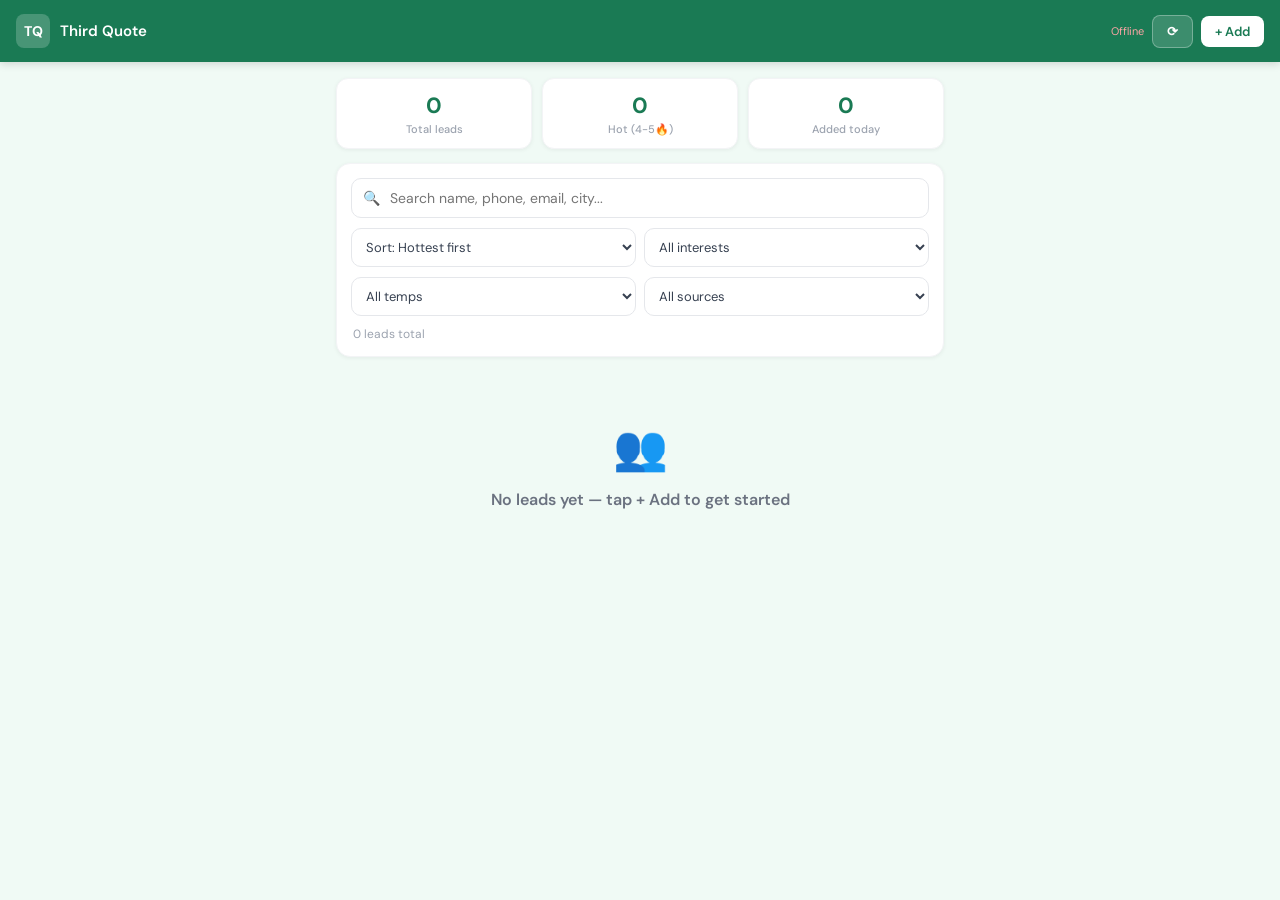
<file: index.html>
<!DOCTYPE html>
<html lang="en">
<head>
<meta charset="UTF-8">
<meta name="viewport" content="width=device-width, initial-scale=1.0, maximum-scale=1.0">
<title>Third Quote Exteriors — CRM</title>
<link href="https://fonts.googleapis.com/css2?family=DM+Sans:wght@400;500;600&display=swap" rel="stylesheet">
<style>
  * { box-sizing: border-box; margin: 0; padding: 0; }
  html, body { min-height: 100%; font-family: 'DM Sans', sans-serif; background: #f0faf5; color: #1f2937; }

  .topbar { background: #1a7a54; padding: 14px 16px; display: flex; align-items: center; justify-content: space-between; position: sticky; top: 0; z-index: 100; box-shadow: 0 2px 8px rgba(0,0,0,0.15); }
  .topbar-brand { display: flex; align-items: center; gap: 10px; }
  .topbar-logo { width: 34px; height: 34px; background: rgba(255,255,255,0.2); border-radius: 8px; display: flex; align-items: center; justify-content: center; font-size: 14px; font-weight: 700; color: #fff; }
  .topbar-name { font-size: 15px; font-weight: 600; color: #fff; }
  .topbar-actions { display: flex; gap: 8px; align-items: center; }
  .sync-status { font-size: 11px; color: rgba(255,255,255,0.7); }
  .topbar-btn { padding: 7px 14px; border-radius: 8px; border: none; font-size: 13px; font-weight: 600; cursor: pointer; font-family: 'DM Sans', sans-serif; transition: all 0.15s; }
  .btn-white { background: #fff; color: #1a7a54; }
  .btn-white:hover { background: #f0fdf4; }
  .btn-outline { background: rgba(255,255,255,0.15); color: #fff; border: 1px solid rgba(255,255,255,0.3); }
  .btn-outline:hover { background: rgba(255,255,255,0.25); }

  .content { max-width: 640px; margin: 0 auto; padding: 16px; }

  .stats-row { display: grid; grid-template-columns: repeat(3, 1fr); gap: 10px; margin-bottom: 14px; }
  .stat-card { background: #fff; border-radius: 12px; padding: 12px 14px; text-align: center; box-shadow: 0 1px 4px rgba(0,0,0,0.06); border: 1px solid #f3f4f6; }
  .stat-num { font-size: 22px; font-weight: 700; color: #1a7a54; }
  .stat-lbl { font-size: 11px; color: #9ca3af; font-weight: 500; margin-top: 2px; }

  .filters-card { background: #fff; border-radius: 14px; padding: 14px; box-shadow: 0 1px 4px rgba(0,0,0,0.06); border: 1px solid #f3f4f6; margin-bottom: 14px; display: flex; flex-direction: column; gap: 10px; }
  .search-wrap { position: relative; }
  .search-input { width: 100%; padding: 10px 13px 10px 38px; border: 1.5px solid #e5e7eb; border-radius: 10px; font-size: 14px; color: #111827; font-family: 'DM Sans', sans-serif; background: #fff; }
  .search-input:focus { outline: none; border-color: #1a7a54; box-shadow: 0 0 0 3px rgba(26,122,84,0.1); }
  .search-icon { position: absolute; left: 12px; top: 50%; transform: translateY(-50%); font-size: 14px; pointer-events: none; }
  .filter-row { display: flex; gap: 8px; flex-wrap: wrap; }
  .filter-select { flex: 1; min-width: 130px; padding: 9px 10px; border: 1.5px solid #e5e7eb; border-radius: 10px; font-size: 13px; color: #374151; background: #fff; font-family: 'DM Sans', sans-serif; }
  .filter-select:focus { outline: none; border-color: #1a7a54; }
  .results-count { font-size: 12px; color: #9ca3af; padding: 0 2px; }

  /* Contact cards */
  .contacts-list { display: flex; flex-direction: column; gap: 10px; }
  .contact-card { background: #fff; border-radius: 14px; padding: 14px 16px; box-shadow: 0 1px 4px rgba(0,0,0,0.07); border: 1px solid #f3f4f6; transition: box-shadow 0.15s; }
  .contact-card:hover { box-shadow: 0 4px 12px rgba(0,0,0,0.1); }

  .card-top { display: flex; align-items: flex-start; justify-content: space-between; gap: 8px; margin-bottom: 8px; }
  .card-name { font-size: 15px; font-weight: 600; color: #111827; line-height: 1.2; }

  .heat-pill { display: inline-flex; align-items: center; padding: 3px 9px; border-radius: 20px; font-size: 12px; font-weight: 700; flex-shrink: 0; white-space: nowrap; }
  .heat-1 { background: #eff6ff; color: #2563eb; }
  .heat-2 { background: #ecfdf5; color: #059669; }
  .heat-3 { background: #fffbeb; color: #d97706; }
  .heat-4 { background: #fff7ed; color: #ea580c; }
  .heat-5 { background: #fef2f2; color: #dc2626; }

  /* Compact info row */
  .card-details { display: flex; flex-wrap: wrap; gap: 4px 12px; margin-bottom: 8px; }
  .card-detail { font-size: 13px; color: #4b5563; display: flex; align-items: center; gap: 4px; }
  .card-detail .di { font-size: 12px; opacity: 0.6; }
  .card-detail a { color: #4b5563; text-decoration: none; }
  .card-detail a:hover { color: #1a7a54; }

  .card-services { display: flex; flex-wrap: wrap; gap: 4px; margin-bottom: 8px; }
  .svc-tag { font-size: 11px; background: #f0faf5; color: #1a7a54; padding: 2px 8px; border-radius: 20px; font-weight: 500; border: 1px solid #d1fae5; }
  .src-tag { font-size: 11px; background: #f5f3ff; color: #7c3aed; padding: 2px 8px; border-radius: 20px; font-weight: 500; border: 1px solid #ddd6fe; }

  .card-notes { font-size: 13px; color: #4b5563; background: #f9fafb; border-radius: 8px; padding: 8px 10px; margin-bottom: 8px; line-height: 1.5; border-left: 3px solid #e5e7eb; }
  .card-date { font-size: 11px; color: #d1d5db; margin-bottom: 8px; }

  .card-actions { display: flex; gap: 6px; border-top: 1px solid #f3f4f6; padding-top: 10px; }
  .card-btn { flex: 1; padding: 8px 6px; border-radius: 8px; border: 1px solid #e5e7eb; background: #fff; font-size: 12px; font-weight: 500; color: #374151; cursor: pointer; font-family: 'DM Sans', sans-serif; transition: all 0.15s; text-align: center; white-space: nowrap; }
  .card-btn:hover { background: #f9fafb; }
  .card-btn.danger { color: #dc2626; border-color: #fecaca; }
  .card-btn.danger:hover { background: #fee2e2; }
  .card-btn.email-btn { color: #2563eb; border-color: #bfdbfe; }
  .card-btn.email-btn:hover { background: #eff6ff; }
  .card-btn.call-btn { color: #059669; border-color: #a7f3d0; }
  .card-btn.call-btn:hover { background: #ecfdf5; }

  .empty { text-align: center; padding: 48px 20px; color: #9ca3af; }
  .empty-icon { font-size: 44px; margin-bottom: 12px; }
  .empty-title { font-size: 16px; font-weight: 600; color: #6b7280; margin-bottom: 6px; }

  /* Modal */
  .modal-overlay { position: fixed; inset: 0; background: rgba(0,0,0,0.45); z-index: 1000; display: flex; align-items: flex-end; justify-content: center; }
  @media (min-width: 520px) { .modal-overlay { align-items: center; padding: 16px; } }
  .modal { background: #fff; border-radius: 20px 20px 0 0; width: 100%; max-width: 520px; max-height: 93vh; overflow-y: auto; }
  @media (min-width: 520px) { .modal { border-radius: 16px; } }
  .modal-header { padding: 18px 20px 14px; border-bottom: 1px solid #f3f4f6; display: flex; align-items: center; justify-content: space-between; position: sticky; top: 0; background: #fff; z-index: 1; border-radius: 20px 20px 0 0; }
  .modal-title { font-size: 17px; font-weight: 600; color: #111827; }
  .modal-close { background: #f3f4f6; border: none; border-radius: 50%; width: 30px; height: 30px; font-size: 15px; cursor: pointer; display: flex; align-items: center; justify-content: center; color: #6b7280; }
  .modal-body { padding: 20px; }
  .modal-footer { padding: 14px 20px; border-top: 1px solid #f3f4f6; display: flex; gap: 8px; position: sticky; bottom: 0; background: #fff; }

  .section-lbl { font-size: 11px; font-weight: 700; color: #9ca3af; text-transform: uppercase; letter-spacing: 0.08em; margin-bottom: 12px; }
  .form-group { margin-bottom: 14px; }
  .form-label { display: block; font-size: 13px; font-weight: 600; color: #374151; margin-bottom: 5px; }
  .req { color: #dc2626; }
  .form-input { width: 100%; padding: 11px 13px; border: 1.5px solid #e5e7eb; border-radius: 10px; font-size: 15px; color: #111827; font-family: 'DM Sans', sans-serif; background: #fff; -webkit-appearance: none; }
  .form-input:focus { outline: none; border-color: #1a7a54; box-shadow: 0 0 0 3px rgba(26,122,84,0.1); }
  textarea.form-input { resize: none; min-height: 80px; line-height: 1.5; }
  .two-col { display: grid; grid-template-columns: 1fr 1fr; gap: 10px; }
  .divider { height: 1px; background: #f3f4f6; margin: 16px 0; }

  .svc-grid { display: grid; grid-template-columns: 1fr 1fr; gap: 8px; }
  .svc-opt { position: relative; }
  .svc-opt input { position: absolute; opacity: 0; width: 0; height: 0; }
  .svc-lbl { display: flex; align-items: center; gap: 7px; padding: 10px 12px; border: 1.5px solid #e5e7eb; border-radius: 9px; font-size: 13px; font-weight: 500; color: #374151; cursor: pointer; transition: all 0.15s; user-select: none; }
  .svc-opt input:checked + .svc-lbl { border-color: #1a7a54; background: #e8f5ef; color: #1a7a54; }

  .source-grid { display: grid; grid-template-columns: 1fr 1fr; gap: 8px; }
  .src-opt { position: relative; }
  .src-opt input { position: absolute; opacity: 0; width: 0; height: 0; }
  .src-lbl { display: flex; align-items: center; gap: 7px; padding: 10px 12px; border: 1.5px solid #e5e7eb; border-radius: 9px; font-size: 13px; font-weight: 500; color: #374151; cursor: pointer; transition: all 0.15s; user-select: none; }
  .src-opt input:checked + .src-lbl { border-color: #7c3aed; background: #f5f3ff; color: #7c3aed; }

  .heat-scale { display: flex; gap: 6px; }
  .heat-opt { position: relative; flex: 1; }
  .heat-opt input { position: absolute; opacity: 0; width: 0; height: 0; }
  .heat-lbl { display: flex; flex-direction: column; align-items: center; gap: 3px; padding: 8px 4px; border: 1.5px solid #e5e7eb; border-radius: 9px; cursor: pointer; transition: all 0.15s; user-select: none; }
  .heat-num { font-size: 16px; font-weight: 700; color: #374151; }
  .heat-tag { font-size: 8px; font-weight: 600; text-transform: uppercase; color: #9ca3af; text-align: center; }
  .heat-opt:nth-child(1) input:checked + .heat-lbl { border-color: #60a5fa; background: #eff6ff; }
  .heat-opt:nth-child(2) input:checked + .heat-lbl { border-color: #34d399; background: #ecfdf5; }
  .heat-opt:nth-child(3) input:checked + .heat-lbl { border-color: #fbbf24; background: #fffbeb; }
  .heat-opt:nth-child(4) input:checked + .heat-lbl { border-color: #f97316; background: #fff7ed; }
  .heat-opt:nth-child(5) input:checked + .heat-lbl { border-color: #ef4444; background: #fef2f2; }

  .btn { padding: 12px 16px; border-radius: 10px; border: 1px solid #e5e7eb; background: #fff; font-size: 14px; font-weight: 600; color: #374151; cursor: pointer; font-family: 'DM Sans', sans-serif; flex: 1; }
  .btn-primary { background: #1a7a54; color: #fff; border-color: #1a7a54; }
  .btn-primary:hover { background: #155f42; }
  .btn-delete { background: #fee2e2; color: #dc2626; border-color: #fca5a5; flex:none; }
  .btn-delete:hover { background: #fecaca; }
  .card-btn.appt-btn { color: #7c3aed; border-color: #ddd6fe; }
  .card-btn.appt-btn:hover { background: #f5f3ff; }
  .btn:hover { background: #f9fafb; }

  .toast { position: fixed; bottom: 24px; left: 50%; transform: translateX(-50%) translateY(20px); background: #111827; color: #fff; padding: 10px 20px; border-radius: 10px; font-size: 13px; font-weight: 500; opacity: 0; transition: all 0.25s; pointer-events: none; white-space: nowrap; z-index: 9999; }
  .toast.show { opacity: 1; transform: translateX(-50%) translateY(0); }
  .error-msg { background: #fee2e2; color: #dc2626; padding: 10px 14px; border-radius: 8px; font-size: 13px; margin-bottom: 14px; display: none; }
</style>
</head>
<body>

<div class="topbar">
  <div class="topbar-brand">
    <div class="topbar-logo">TQ</div>
    <div class="topbar-name">Third Quote</div>
  </div>
  <div class="topbar-actions">
    <span class="sync-status" id="syncStatus"></span>
    <button class="topbar-btn btn-outline" onclick="manualSync()">⟳</button>
    <button class="topbar-btn btn-white" onclick="openContactModal()">+ Add</button>
  </div>
</div>

<div class="content">
  <div class="stats-row" id="statsRow"></div>
  <div class="filters-card">
    <div class="search-wrap">
      <span class="search-icon">🔍</span>
      <input class="search-input" id="searchInput" placeholder="Search name, phone, email, city..." oninput="renderContacts()">
    </div>
    <div class="filter-row">
      <select class="filter-select" id="sortBy" onchange="renderContacts()">
        <option value="heat">Sort: Hottest first</option>
        <option value="date_desc">Sort: Newest first</option>
        <option value="date_asc">Sort: Oldest first</option>
        <option value="name_asc">Sort: A → Z</option>
        <option value="name_desc">Sort: Z → A</option>
        <option value="city">Sort: City</option>
        <option value="state">Sort: State</option>
      </select>
      <select class="filter-select" id="filterInterest" onchange="renderContacts()">
        <option value="">All interests</option>
        <option>Roofing</option>
        <option>Siding</option>
        <option>Gutters</option>
        <option>Deck/Patio</option>
        <option>Concrete</option>
        <option>Windows</option>
        <option>Paint</option>
        <option>Other</option>
        <option>Subcontractor</option>
        <option>Supplier</option>
      </select>
    </div>
    <div class="filter-row">
      <select class="filter-select" id="filterHeat" onchange="renderContacts()">
        <option value="">All temps</option>
        <option value="5">🔥 On Fire (5)</option>
        <option value="4">🟠 Hot (4)</option>
        <option value="3">🟡 Warm (3)</option>
        <option value="2">🟢 Cool (2)</option>
        <option value="1">❄️ Cold (1)</option>
      </select>
      <select class="filter-select" id="filterSource" onchange="renderContacts()">
        <option value="">All sources</option>
        <option>Yard sign</option>
        <option>Door knock</option>
        <option>Referral</option>
        <option>Previous client</option>
        <option>Inbound</option>
        <option>Other</option>
      </select>
    </div>
    <div class="results-count" id="resultsCount"></div>
  </div>
  <div class="contacts-list" id="contactsList"></div>
</div>

<div class="modal-overlay" id="modalOverlay" style="display:none" onclick="if(event.target===this)closeModal()">
  <div class="modal" id="modal"></div>
</div>
<div class="toast" id="toast"></div>

<script>
const SCRIPT_URL = 'https://script.google.com/macros/s/AKfycbyGkrFjiH5piIMP_zIBlaVawSXC3ri-H7NcGH4UxYNSXebBNS0fpSm5Q8nv6X-QRO0s_g/exec';
const LS_KEY = 'tq_contacts_v3';
const SERVICES = ['Roofing','Siding','Gutters','Deck/Patio','Concrete','Windows','Paint','Other','Subcontractor','Supplier'];
const SOURCES = ['Yard sign','Door knock','Referral','Previous client','Inbound','Other'];

let contacts = [];

function loadLocal() { try { return JSON.parse(localStorage.getItem(LS_KEY)||'[]'); } catch(e) { return []; } }
function saveLocal() { localStorage.setItem(LS_KEY, JSON.stringify(contacts)); }

async function gasCall(params) {
  const url = SCRIPT_URL + '?' + new URLSearchParams(params).toString();
  const res = await fetch(url, { redirect: 'follow' });
  return res.json();
}

async function loadFromSheets() {
  try {
    showSyncStatus('Syncing...');
    const result = await gasCall({ action: 'getAll', sheet: 'Contacts' });
    if (result.records) { contacts = result.records; saveLocal(); }
    showSyncStatus('Synced ✓', true);
  } catch(e) { showSyncStatus('Offline', false, true); }
}

async function pushRecord(record) {
  try {
    await gasCall({ action: 'upsert', sheet: 'Contacts', record: JSON.stringify(record) });
    showSyncStatus('Saved ✓', true);
  } catch(e) { showSyncStatus('Save failed', false, true); }
}

async function pushDelete(id) {
  try { await gasCall({ action: 'delete', sheet: 'Contacts', id }); } catch(e) {} 
}

let syncTimer;
function showSyncStatus(msg, success, error) {
  const el = document.getElementById('syncStatus');
  el.textContent = msg;
  el.style.color = success ? 'rgba(255,255,255,0.9)' : error ? '#fca5a5' : 'rgba(255,255,255,0.6)';
  clearTimeout(syncTimer);
  if (success) syncTimer = setTimeout(() => { el.textContent = ''; }, 3000);
}

async function manualSync() { await loadFromSheets(); renderContacts(); }

function uid() {
  // Find highest existing ID number
  let max = 0;
  contacts.forEach(c => {
    const n = parseInt(c.id, 10);
    if (!isNaN(n) && n > max) max = n;
  });
  const next = max + 1;
  return String(next).padStart(4, '0');
}
function esc(s) { return (s||'').toString().replace(/&/g,'&amp;').replace(/"/g,'&quot;').replace(/</g,'&lt;').replace(/>/g,'&gt;'); }

function toast(msg) {
  const el = document.getElementById('toast');
  el.textContent = msg;
  el.classList.add('show');
  setTimeout(() => el.classList.remove('show'), 2500);
}

function closeModal() {
  document.getElementById('modalOverlay').style.display = 'none';
  document.getElementById('modal').innerHTML = '';
}

function showModal(html) {
  document.getElementById('modal').innerHTML = html;
  document.getElementById('modalOverlay').style.display = 'flex';
}

function heatLabel(h) {
  return {'1':'❄️ Cold','2':'🟢 Cool','3':'🟡 Warm','4':'🟠 Hot','5':'🔥 On Fire'}[String(h)] || '';
}

function formatDate(iso) {
  if (!iso) return '';
  return new Date(iso).toLocaleDateString('en-US',{month:'short',day:'numeric',year:'numeric'});
}

function getSvcs(c) {
  if (Array.isArray(c.services)) return c.services.filter(Boolean);
  return (c.services||'').split(',').map(s=>s.trim()).filter(Boolean);
}

function renderContacts() {
  const q = document.getElementById('searchInput').value.toLowerCase();
  const sortBy = document.getElementById('sortBy').value;
  const filterInt = document.getElementById('filterInterest').value;
  const filterHeat = document.getElementById('filterHeat').value;
  const filterSource = document.getElementById('filterSource').value;

  let filtered = contacts.filter(c => {
    const name = ((c.first||'')+' '+(c.last||'')).toLowerCase();
    const matchQ = !q || name.includes(q) || (c.phone||'').includes(q)
      || (c.email||'').toLowerCase().includes(q)
      || (c.city||'').toLowerCase().includes(q)
      || (c.state||'').toLowerCase().includes(q);
    const matchInt = !filterInt || getSvcs(c).includes(filterInt);
    const matchHeat = !filterHeat || String(c.heat) === filterHeat;
    const matchSource = !filterSource || (c.source||'') === filterSource;
    return matchQ && matchInt && matchHeat && matchSource;
  });

  filtered.sort((a,b) => {
    switch(sortBy) {
      case 'heat':      return (Number(b.heat)||0)-(Number(a.heat)||0);
      case 'date_desc': return (b.created||'').localeCompare(a.created||'');
      case 'date_asc':  return (a.created||'').localeCompare(b.created||'');
      case 'name_asc':  return ((a.last||'')+(a.first||'')).localeCompare((b.last||'')+(b.first||''));
      case 'name_desc': return ((b.last||'')+(b.first||'')).localeCompare((a.last||'')+(a.first||''));
      case 'city':      return (a.city||'').localeCompare(b.city||'');
      case 'state':     return (a.state||'').localeCompare(b.state||'');
      default: return 0;
    }
  });

  const total = contacts.length;
  const hot = contacts.filter(c=>Number(c.heat)>=4).length;
  const today = new Date().toISOString().slice(0,10);
  const newToday = contacts.filter(c=>(c.created||'').slice(0,10)===today).length;
  document.getElementById('statsRow').innerHTML = `
    <div class="stat-card"><div class="stat-num">${total}</div><div class="stat-lbl">Total leads</div></div>
    <div class="stat-card"><div class="stat-num">${hot}</div><div class="stat-lbl">Hot (4-5🔥)</div></div>
    <div class="stat-card"><div class="stat-num">${newToday}</div><div class="stat-lbl">Added today</div></div>`;

  document.getElementById('resultsCount').textContent =
    filtered.length !== contacts.length
      ? `Showing ${filtered.length} of ${contacts.length} leads`
      : `${contacts.length} lead${contacts.length!==1?'s':''} total`;

  if (!filtered.length) {
    document.getElementById('contactsList').innerHTML = `
      <div class="empty"><div class="empty-icon">👥</div>
      <div class="empty-title">${q||filterInt||filterHeat||filterSource?'No results match your filters':'No leads yet — tap + Add to get started'}</div></div>`;
    return;
  }

  document.getElementById('contactsList').innerHTML = filtered.map(c => {
    const name = [c.first,c.last].filter(Boolean).join(' ') || 'Unknown';
    const svcs = getSvcs(c);
    const heat = c.heat ? `<span class="heat-pill heat-${c.heat}">${heatLabel(c.heat)}</span>` : '';
    const location = [c.city, c.state].filter(Boolean).join(', ');
    const fullAddr = [c.street, location, c.zip].filter(Boolean).join(' ');

    // Build compact detail items — only show if value exists
    const details = [
      c.phone ? `<span class="card-detail"><span class="di">📞</span><a href="tel:${esc(c.phone)}">${esc(c.phone)}</a></span>` : '',
      c.email ? `<span class="card-detail"><span class="di">📧</span><a href="mailto:${esc(c.email)}">${esc(c.email)}</a></span>` : '',
      fullAddr ? `<span class="card-detail"><span class="di">📍</span><a href="https://maps.google.com/?q=${encodeURIComponent(fullAddr)}" target="_blank" style="color:#4b5563;text-decoration:none">${esc(fullAddr)}</a></span>` : '',
    ].filter(Boolean).join('');

    return `<div class="contact-card">
      <div class="card-top">
        <div class="card-name">${esc(name)}</div>
        ${heat}
      </div>
      ${details ? `<div class="card-details">${details}</div>` : ''}
      ${svcs.length || c.source ? `<div class="card-services">
        ${c.source ? `<span class="src-tag">${esc(c.source)}</span>` : ''}
        ${svcs.map(s=>`<span class="svc-tag">${esc(s)}</span>`).join('')}
      </div>` : ''}
      ${c.notes ? `<div class="card-notes">${esc(c.notes)}</div>` : ''}
      <div class="card-date">Added ${formatDate(c.created)}</div>
      <div class="card-actions">
        <button class="card-btn" onclick="openContactModal('${c.id}')">✏️ Edit</button>
        ${c.phone ? `<button class="card-btn call-btn" onclick="window.location='tel:${esc(c.phone)}'">📞 Call</button>` : ''}
        ${c.email ? `<button class="card-btn email-btn" onclick="window.location='mailto:${esc(c.email)}'">📧 Email</button>` : ''}
        ${fullAddr ? `<button class="card-btn" onclick="openNav('${encodeURIComponent(fullAddr)}')">🧭 Nav</button>` : ''}
        <button class="card-btn appt-btn" onclick="openAppt('${encodeURIComponent(name)}','${encodeURIComponent(fullAddr||'')}','${encodeURIComponent(c.email||'')}')">📅 Appt</button>
      </div>
    </div>`;
  }).join('');
}

function openContactModal(id) {
  const c = id ? contacts.find(x=>String(x.id)===String(id)) : null;
  const cSvcs = getSvcs(c||{});
  showModal(`
    <div class="modal-header">
      <div class="modal-title">${c?'Edit contact':'Add lead'}</div>
      <button class="modal-close" onclick="closeModal()">✕</button>
    </div>
    <div class="modal-body">
      <div class="error-msg" id="mErr"></div>
      <div class="section-lbl">Contact info</div>
      <div class="two-col">
        <div class="form-group"><label class="form-label">First name <span class="req">*</span></label><input class="form-input" id="mFirst" value="${esc(c?.first||'')}" placeholder="John"></div>
        <div class="form-group"><label class="form-label">Last name</label><input class="form-input" id="mLast" value="${esc(c?.last||'')}" placeholder="Smith"></div>
      </div>
      <div class="form-group"><label class="form-label">Phone <span class="req">*</span></label><input class="form-input" id="mPhone" type="tel" value="${esc(c?.phone||'')}" placeholder="(360) 555-0100"></div>
      <div class="form-group"><label class="form-label">Email</label><input class="form-input" id="mEmail" type="email" value="${esc(c?.email||'')}" placeholder="john@email.com"></div>
      <div class="divider"></div>
      <div class="section-lbl">Property address</div>
      <div class="form-group"><label class="form-label">Street</label><input class="form-input" id="mStreet" value="${esc(c?.street||'')}" placeholder="123 Main St"></div>
      <div class="form-group"><label class="form-label">City</label><input class="form-input" id="mCity" value="${esc(c?.city||'')}" placeholder="Battle Ground"></div>
      <div class="two-col">
        <div class="form-group"><label class="form-label">State</label><input class="form-input" id="mState" value="${esc(c?.state||'WA')}" maxlength="2" style="text-transform:uppercase"></div>
        <div class="form-group"><label class="form-label">Zip</label><input class="form-input" id="mZip" value="${esc(c?.zip||'')}" maxlength="10" inputmode="numeric"></div>
      </div>
      <div class="divider"></div>
      <div class="section-lbl">Lead source</div>
      <div class="source-grid">
        ${SOURCES.map(s=>`<div class="src-opt"><input type="radio" name="mSource" id="src_${s.replace(/ /g,'_')}" value="${s}" ${(c?.source||'')==s?'checked':''}><label class="src-lbl" for="src_${s.replace(/ /g,'_')}">${s}</label></div>`).join('')}
      </div>
      <div class="divider"></div>
      <div class="section-lbl">Interested in</div>
      <div class="svc-grid">
        ${SERVICES.map(s=>`<div class="svc-opt"><input type="checkbox" id="ms_${s.replace(/[^a-z]/gi,'_')}" value="${s}" ${cSvcs.includes(s)?'checked':''}><label class="svc-lbl" for="ms_${s.replace(/[^a-z]/gi,'_')}">${s}</label></div>`).join('')}
      </div>
      <div class="divider"></div>
      <div class="section-lbl">Lead temperature</div>
      <div class="heat-scale">
        ${[['1','Cold'],['2','Cool'],['3','Warm'],['4','Hot'],['5','🔥']].map(([v,l])=>`
          <div class="heat-opt"><input type="radio" name="mHeat" id="mh${v}" value="${v}" ${(c?.heat||'')==v?'checked':''}><label class="heat-lbl" for="mh${v}"><span class="heat-num">${v}</span><span class="heat-tag">${l}</span></label></div>`).join('')}
      </div>
      <div class="divider"></div>
      <div class="form-group"><label class="form-label">Notes</label><textarea class="form-input" id="mNotes" placeholder="Project details, best time to call...">${esc(c?.notes||'')}</textarea></div>
    </div>
    <div class="modal-footer" style="justify-content:space-between">
      ${c?.id ? `<button class="btn btn-delete" onclick="deleteContact('${c.id}');closeModal()">🗑 Delete</button>` : '<div></div>'}
      <div style="display:flex;gap:8px">
        <button class="btn" onclick="closeModal()">Cancel</button>
        <button class="btn btn-primary" onclick="saveContact('${c?.id||''}')">Save lead</button>
      </div>
    </div>
  `);
}

async function saveContact(id) {
  const first = document.getElementById('mFirst').value.trim();
  const phone = document.getElementById('mPhone').value.trim();
  if (!first) { showFormError('Please enter a first name.'); return; }
  if (!phone) { showFormError('Please enter a phone number.'); return; }
  const street = document.getElementById('mStreet').value.trim();
  const city   = document.getElementById('mCity').value.trim();
  const state  = document.getElementById('mState').value.trim().toUpperCase();
  const zip    = document.getElementById('mZip').value.trim();
  const svcs   = [...document.querySelectorAll('.svc-opt input:checked')].map(cb=>cb.value);
  const heat   = document.querySelector('input[name="mHeat"]:checked')?.value || '';
  const source = document.querySelector('input[name="mSource"]:checked')?.value || '';
  const data = {
    first, last: document.getElementById('mLast').value.trim(),
    phone, email: document.getElementById('mEmail').value.trim(),
    street, city, state, zip,
    
    services: svcs.join(', '),
    heat, source,
    notes: document.getElementById('mNotes').value.trim(),
    stage: 'New', assign: 'Brother', followup: '',
  };
  let record;
  if (id) {
    const idx = contacts.findIndex(c=>String(c.id)===String(id));
    if (idx!==-1) { contacts[idx]={...contacts[idx],...data}; record=contacts[idx]; }
  } else {
    record = { id: uid(), created: new Date().toISOString(), ...data };
    contacts.unshift(record);
  }
  saveLocal();
  closeModal();
  renderContacts();
  toast(id?'Contact updated ✓':'Lead added! ✓');
  await pushRecord(record);
}



function openAppt(encodedName, encodedAddr, encodedEmail) {
  const name = decodeURIComponent(encodedName);
  const addr = decodeURIComponent(encodedAddr);
  const email = decodeURIComponent(encodedEmail || '');

  // Remove any existing picker
  const existing = document.getElementById('apptPicker');
  if (existing) existing.remove();

  const div = document.createElement('div');
  div.id = 'apptPicker';
  div.style.cssText = 'position:fixed;inset:0;background:rgba(0,0,0,0.45);z-index:9999;display:flex;align-items:flex-end;justify-content:center;';
  div.innerHTML = `
    <div style="background:#fff;border-radius:20px 20px 0 0;padding:20px;width:100%;max-width:520px;box-shadow:0 -4px 20px rgba(0,0,0,0.2);">
      <div style="font-size:16px;font-weight:600;color:#111827;margin-bottom:4px;text-align:center">Set appointment</div>
      <div style="font-size:13px;color:#9ca3af;margin-bottom:16px;text-align:center">${name}</div>
      <div style="display:flex;flex-direction:column;gap:12px">
        <div>
          <label style="font-size:12px;font-weight:600;color:#374151;display:block;margin-bottom:5px">Date</label>
          <input type="date" id="apptDate" style="width:100%;padding:11px 13px;border:1.5px solid #e5e7eb;border-radius:10px;font-size:15px;font-family:inherit;" min="${new Date().toISOString().slice(0,10)}">
        </div>
        <div>
          <label style="font-size:12px;font-weight:600;color:#374151;display:block;margin-bottom:5px">Time</label>
          <input type="time" id="apptTime" style="width:100%;padding:11px 13px;border:1.5px solid #e5e7eb;border-radius:10px;font-size:15px;font-family:inherit;" value="09:00">
        </div>
        <button onclick="confirmAppt('${encodedName}','${encodedAddr}','${encodedEmail}')" style="width:100%;padding:14px;background:#1a7a54;color:#fff;border:none;border-radius:12px;font-size:15px;font-weight:600;cursor:pointer;font-family:inherit;">Confirm appointment</button>
        <button onclick="document.getElementById('apptPicker').remove()" style="width:100%;padding:12px;background:#f3f4f6;color:#6b7280;border:none;border-radius:12px;font-size:14px;font-weight:500;cursor:pointer;font-family:inherit;">Cancel</button>
      </div>
    </div>`;
  document.body.appendChild(div);
}

function confirmAppt(encodedName, encodedAddr, encodedEmail) {
  const name = decodeURIComponent(encodedName);
  const addr = decodeURIComponent(encodedAddr);
  const email = decodeURIComponent(encodedEmail || '');
  const dateVal = document.getElementById('apptDate').value;
  const timeVal = document.getElementById('apptTime').value;

  if (!dateVal) { alert('Please select a date.'); return; }
  if (!timeVal) { alert('Please select a time.'); return; }

  // Format date nicely
  const dateObj = new Date(dateVal + 'T' + timeVal);
  const dateStr = dateObj.toLocaleDateString('en-US', { weekday:'long', month:'long', day:'numeric', year:'numeric' });
  const timeStr = dateObj.toLocaleTimeString('en-US', { hour:'numeric', minute:'2-digit', hour12:true });

  // Build Google Calendar URL
  // Format dates for calendar (YYYYMMDDTHHmmss)
  const pad = n => String(n).padStart(2,'0');
  const startDT = dateVal.replace(/-/g,'') + 'T' + timeVal.replace(':','') + '00';
  // End time = start + 1 hour
  const endObj = new Date(dateObj.getTime() + 60*60*1000);
  const endDT = endObj.toISOString().replace(/[-:]/g,'').slice(0,15);

  const calTitle = encodeURIComponent('Third Quote Estimate — ' + name);
  const calLoc = encodeURIComponent(addr);
  const calDetails = encodeURIComponent('Appointment scheduled via Third Quote Exteriors CRM');
  const calUrl = `https://calendar.google.com/calendar/r/eventedit?text=${calTitle}&dates=${startDT}/${endDT}&location=${calLoc}&details=${calDetails}`;

  // Build Gmail mailto with pre-filled body
  const emailSubject = encodeURIComponent('Your Appointment with Third Quote Exteriors');
  const firstName = name.split(' ')[0];
  const emailBody = encodeURIComponent(
    `Hi ${firstName},

This is to confirm your appointment with Third Quote Exteriors.

` +
    `📅 Date: ${dateStr}
` +
    `🕐 Time: ${timeStr}
` +
    `📍 Address: ${addr}

` +
    `We look forward to meeting with you! If you need to reschedule please don't hesitate to reach out.

` +
    `Thank you,
Third Quote Exteriors
(360) 567-6987`
  );
  const gmailUrl = email
    ? `https://mail.google.com/mail/?view=cm&to=${encodeURIComponent(email)}&su=${emailSubject}&body=${emailBody}`
    : null;

  // Remove picker
  document.getElementById('apptPicker').remove();

  // Open calendar
  window.open(calUrl, '_blank');

  // If email exists, open Gmail after short delay
  if (gmailUrl) {
    setTimeout(() => {
      if (confirm(`Open Gmail to send appointment confirmation to ${email}?`)) {
        window.open(gmailUrl, '_blank');
      }
    }, 1000);
  }
}

function openNav(encodedAddr) {
  const addr = decodeURIComponent(encodedAddr);
  const isMobile = /Android|iPhone|iPad/.test(navigator.userAgent);
  if (!isMobile) {
    window.open('https://maps.google.com/?q=' + encodeURIComponent(addr), '_blank');
    return;
  }
  const existing = document.getElementById('navPicker');
  if (existing) existing.remove();
  const div = document.createElement('div');
  div.id = 'navPicker';
  div.style.cssText = 'position:fixed;bottom:0;left:0;right:0;background:#fff;border-radius:20px 20px 0 0;padding:20px;z-index:9999;box-shadow:0 -4px 20px rgba(0,0,0,0.2);';
  div.innerHTML = `
    <div style="font-size:15px;font-weight:600;color:#111827;margin-bottom:16px;text-align:center">Open directions in...</div>
    <div style="display:flex;flex-direction:column;gap:10px">
      <a href="https://maps.google.com/?q=${encodeURIComponent(addr)}" style="display:flex;align-items:center;gap:12px;padding:14px;border:1.5px solid #e5e7eb;border-radius:12px;text-decoration:none;color:#111827;font-weight:500;font-size:15px">🗺️ Google Maps</a>
      <a href="https://waze.com/ul?q=${encodeURIComponent(addr)}" style="display:flex;align-items:center;gap:12px;padding:14px;border:1.5px solid #e5e7eb;border-radius:12px;text-decoration:none;color:#111827;font-weight:500;font-size:15px">🚗 Waze</a>
      <button onclick="document.getElementById('navPicker').remove()" style="padding:13px;border:none;background:#f3f4f6;border-radius:12px;font-size:14px;font-weight:500;color:#6b7280;cursor:pointer;font-family:inherit;margin-top:4px">Cancel</button>
    </div>`;
  document.body.appendChild(div);
  setTimeout(() => document.addEventListener('click', function h(e) {
    if (!div.contains(e.target)) { div.remove(); document.removeEventListener('click', h); }
  }), 150);
}

function showFormError(msg) {
  const el = document.getElementById('mErr');
  el.textContent = msg;
  el.style.display = 'block';
}

async function deleteContact(id) {
  if (!confirm('Delete this contact?')) return;
  contacts = contacts.filter(c=>String(c.id)!==String(id));
  saveLocal();
  renderContacts();
  toast('Contact deleted');
  await pushDelete(id);
}

// Clear any old localStorage keys from previous versions
['tq_contacts_v2','tq_contacts','tq_aaron_contacts'].forEach(k=>localStorage.removeItem(k));

// Load local first for instant render, then sync from Sheets
contacts = loadLocal();
// Always load from Sheets on startup — don't rely on local cache
loadFromSheets().then(() => renderContacts());

setInterval(()=>{ if(!document.hidden) loadFromSheets().then(()=>renderContacts()); },30000);
document.addEventListener('visibilitychange',()=>{ if(!document.hidden) loadFromSheets().then(()=>renderContacts()); });
</script>
</body>
</html>
</file>
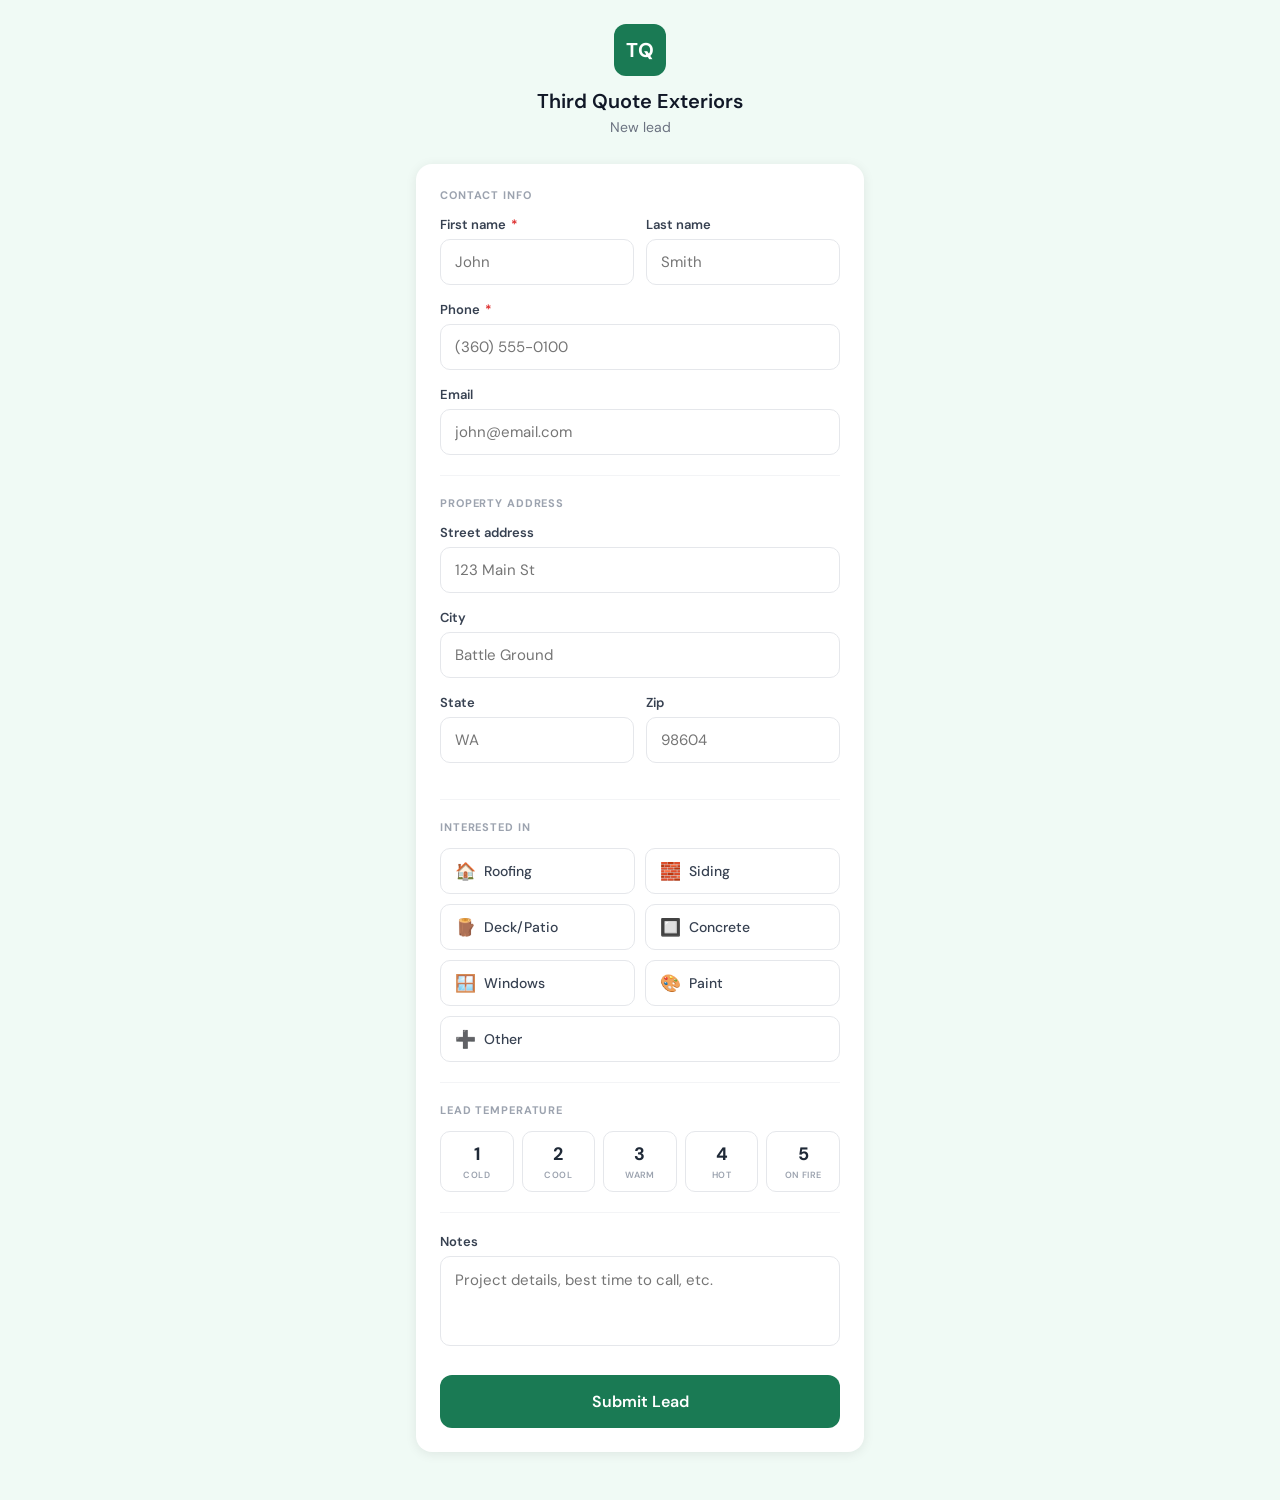
<file: add.html>
<!DOCTYPE html>
<html lang="en">
<head>
<meta charset="UTF-8">
<meta name="viewport" content="width=device-width, initial-scale=1.0, maximum-scale=1.0">
<title>Add Lead — Third Quote Exteriors</title>
<link href="https://fonts.googleapis.com/css2?family=DM+Sans:wght@400;500;600&display=swap" rel="stylesheet">
<style>
  * { box-sizing: border-box; margin: 0; padding: 0; }
  html, body { min-height: 100%; font-family: 'DM Sans', sans-serif; background: #f0faf5; color: #1f2937; }
  .page { max-width: 480px; margin: 0 auto; padding: 24px 16px 48px; }
  .header { text-align: center; margin-bottom: 28px; }
  .logo { width: 52px; height: 52px; background: #1a7a54; border-radius: 12px; display: flex; align-items: center; justify-content: center; font-size: 20px; font-weight: 700; color: #fff; margin: 0 auto 12px; }
  .header h1 { font-size: 20px; font-weight: 600; color: #111827; }
  .header p { font-size: 14px; color: #6b7280; margin-top: 4px; }
  .card { background: #fff; border-radius: 16px; padding: 24px; box-shadow: 0 2px 12px rgba(0,0,0,0.08); }
  .section-label { font-size: 11px; font-weight: 700; color: #9ca3af; text-transform: uppercase; letter-spacing: 0.08em; margin-bottom: 14px; }
  .form-group { margin-bottom: 16px; }
  .form-label { display: block; font-size: 13px; font-weight: 600; color: #374151; margin-bottom: 6px; }
  .req { color: #dc2626; margin-left: 2px; }
  .form-input { width: 100%; padding: 12px 14px; border: 1.5px solid #e5e7eb; border-radius: 10px; font-size: 15px; color: #111827; font-family: 'DM Sans', sans-serif; transition: border 0.15s; background: #fff; -webkit-appearance: none; }
  .form-input:focus { outline: none; border-color: #1a7a54; box-shadow: 0 0 0 3px rgba(26,122,84,0.12); }
  textarea.form-input { resize: none; min-height: 90px; line-height: 1.5; }
  .two-col { display: grid; grid-template-columns: 1fr 1fr; gap: 12px; }
  .divider { height: 1px; background: #f3f4f6; margin: 20px 0; }

  /* Services */
  .services-grid { display: grid; grid-template-columns: 1fr 1fr; gap: 10px; }
  .svc-opt { position: relative; }
  .svc-opt input { position: absolute; opacity: 0; width: 0; height: 0; }
  .svc-lbl { display: flex; align-items: center; gap: 8px; padding: 11px 14px; border: 1.5px solid #e5e7eb; border-radius: 10px; font-size: 14px; font-weight: 500; color: #374151; cursor: pointer; transition: all 0.15s; user-select: none; }
  .svc-lbl .ico { font-size: 17px; }
  .svc-opt input:checked + .svc-lbl { border-color: #1a7a54; background: #e8f5ef; color: #1a7a54; }

  /* Heat scale */
  .heat-scale { display: flex; gap: 8px; margin-top: 6px; }
  .heat-opt { position: relative; flex: 1; }
  .heat-opt input { position: absolute; opacity: 0; width: 0; height: 0; }
  .heat-lbl { display: flex; flex-direction: column; align-items: center; gap: 4px; padding: 10px 4px; border: 1.5px solid #e5e7eb; border-radius: 10px; cursor: pointer; transition: all 0.15s; user-select: none; }
  .heat-num { font-size: 18px; font-weight: 700; }
  .heat-tag { font-size: 9px; font-weight: 600; text-transform: uppercase; letter-spacing: 0.05em; color: #9ca3af; text-align: center; line-height: 1.2; }
  .heat-opt input:checked + .heat-lbl { border-width: 2px; }
  .heat-opt:nth-child(1) input:checked + .heat-lbl { border-color: #60a5fa; background: #eff6ff; color: #2563eb; }
  .heat-opt:nth-child(1) .heat-lbl:hover { border-color: #60a5fa; background: #eff6ff; }
  .heat-opt:nth-child(2) input:checked + .heat-lbl { border-color: #34d399; background: #ecfdf5; color: #059669; }
  .heat-opt:nth-child(2) .heat-lbl:hover { border-color: #34d399; background: #ecfdf5; }
  .heat-opt:nth-child(3) input:checked + .heat-lbl { border-color: #fbbf24; background: #fffbeb; color: #d97706; }
  .heat-opt:nth-child(3) .heat-lbl:hover { border-color: #fbbf24; background: #fffbeb; }
  .heat-opt:nth-child(4) input:checked + .heat-lbl { border-color: #f97316; background: #fff7ed; color: #ea580c; }
  .heat-opt:nth-child(4) .heat-lbl:hover { border-color: #f97316; background: #fff7ed; }
  .heat-opt:nth-child(5) input:checked + .heat-lbl { border-color: #ef4444; background: #fef2f2; color: #dc2626; }
  .heat-opt:nth-child(5) .heat-lbl:hover { border-color: #ef4444; background: #fef2f2; }
  .heat-num { color: inherit; }

  /* Submit */
  .submit-btn { width: 100%; padding: 16px; background: #1a7a54; color: #fff; border: none; border-radius: 12px; font-size: 16px; font-weight: 600; font-family: 'DM Sans', sans-serif; cursor: pointer; margin-top: 8px; transition: background 0.15s; }
  .submit-btn:hover { background: #155f42; }
  .submit-btn:active { transform: scale(0.98); }
  .submit-btn:disabled { background: #9ca3af; cursor: not-allowed; }

  /* Success */
  .success { display: none; text-align: center; padding: 36px 20px; }
  .success-icon { font-size: 60px; margin-bottom: 16px; }
  .success h2 { font-size: 22px; font-weight: 600; color: #111827; margin-bottom: 8px; }
  .success p { font-size: 14px; color: #6b7280; margin-bottom: 24px; line-height: 1.6; }
  .add-another-btn { width: 100%; padding: 14px; background: #e8f5ef; color: #1a7a54; border: none; border-radius: 12px; font-size: 15px; font-weight: 600; font-family: 'DM Sans', sans-serif; cursor: pointer; }

  .error-msg { background: #fee2e2; color: #dc2626; padding: 12px 14px; border-radius: 10px; font-size: 13px; margin-bottom: 16px; display: none; }
</style>
</head>
<body>
<div class="page">
  <div class="header">
    <div class="logo">TQ</div>
    <h1>Third Quote Exteriors</h1>
    <p>New lead</p>
  </div>

  <div class="card">
    <div id="formWrap">
      <div class="error-msg" id="errorMsg"></div>

      <!-- Contact Info -->
      <div class="section-label">Contact info</div>
      <div class="two-col">
        <div class="form-group">
          <label class="form-label">First name <span class="req">*</span></label>
          <input class="form-input" id="fFirst" type="text" placeholder="John" autocomplete="given-name">
        </div>
        <div class="form-group">
          <label class="form-label">Last name</label>
          <input class="form-input" id="fLast" type="text" placeholder="Smith" autocomplete="family-name">
        </div>
      </div>
      <div class="form-group">
        <label class="form-label">Phone <span class="req">*</span></label>
        <input class="form-input" id="fPhone" type="tel" placeholder="(360) 555-0100" autocomplete="tel">
      </div>
      <div class="form-group">
        <label class="form-label">Email</label>
        <input class="form-input" id="fEmail" type="email" placeholder="john@email.com" autocomplete="email">
      </div>

      <div class="divider"></div>

      <!-- Address -->
      <div class="section-label">Property address</div>
      <div class="form-group">
        <label class="form-label">Street address</label>
        <input class="form-input" id="fStreet" type="text" placeholder="123 Main St" autocomplete="address-line1">
      </div>
      <div class="form-group">
        <label class="form-label">City</label>
        <input class="form-input" id="fCity" type="text" placeholder="Battle Ground" autocomplete="address-level2">
      </div>
      <div class="two-col">
        <div class="form-group">
          <label class="form-label">State</label>
          <input class="form-input" id="fState" type="text" placeholder="WA" maxlength="2" autocomplete="address-level1" style="text-transform:uppercase">
        </div>
        <div class="form-group">
          <label class="form-label">Zip</label>
          <input class="form-input" id="fZip" type="text" placeholder="98604" maxlength="10" inputmode="numeric">
        </div>
      </div>

      <div class="divider"></div>

      <!-- Services -->
      <div class="section-label">Interested in</div>
      <div class="services-grid" style="margin-bottom:0">
        <div class="svc-opt"><input type="checkbox" id="sRoof" value="Roofing"><label class="svc-lbl" for="sRoof"><span class="ico">🏠</span> Roofing</label></div>
        <div class="svc-opt"><input type="checkbox" id="sSiding" value="Siding"><label class="svc-lbl" for="sSiding"><span class="ico">🧱</span> Siding</label></div>
        <div class="svc-opt"><input type="checkbox" id="sDeck" value="Deck/Patio"><label class="svc-lbl" for="sDeck"><span class="ico">🪵</span> Deck/Patio</label></div>
        <div class="svc-opt"><input type="checkbox" id="sConcrete" value="Concrete"><label class="svc-lbl" for="sConcrete"><span class="ico">🔲</span> Concrete</label></div>
        <div class="svc-opt"><input type="checkbox" id="sWindows" value="Windows"><label class="svc-lbl" for="sWindows"><span class="ico">🪟</span> Windows</label></div>
        <div class="svc-opt"><input type="checkbox" id="sPaint" value="Paint"><label class="svc-lbl" for="sPaint"><span class="ico">🎨</span> Paint</label></div>
        <div class="svc-opt" style="grid-column:1/-1"><input type="checkbox" id="sOther" value="Other"><label class="svc-lbl" for="sOther"><span class="ico">➕</span> Other</label></div>
      </div>

      <div class="divider"></div>

      <!-- Lead Temperature -->
      <div class="section-label">Lead temperature</div>
      <div class="heat-scale">
        <div class="heat-opt">
          <input type="radio" name="heat" id="h1" value="1">
          <label class="heat-lbl" for="h1"><span class="heat-num">1</span><span class="heat-tag">Cold</span></label>
        </div>
        <div class="heat-opt">
          <input type="radio" name="heat" id="h2" value="2">
          <label class="heat-lbl" for="h2"><span class="heat-num">2</span><span class="heat-tag">Cool</span></label>
        </div>
        <div class="heat-opt">
          <input type="radio" name="heat" id="h3" value="3">
          <label class="heat-lbl" for="h3"><span class="heat-num">3</span><span class="heat-tag">Warm</span></label>
        </div>
        <div class="heat-opt">
          <input type="radio" name="heat" id="h4" value="4">
          <label class="heat-lbl" for="h4"><span class="heat-num">4</span><span class="heat-tag">Hot</span></label>
        </div>
        <div class="heat-opt">
          <input type="radio" name="heat" id="h5" value="5">
          <label class="heat-lbl" for="h5"><span class="heat-num">5</span><span class="heat-tag">On Fire</span></label>
        </div>
      </div>

      <div class="divider"></div>

      <!-- Notes -->
      <div class="form-group">
        <label class="form-label">Notes</label>
        <textarea class="form-input" id="fNotes" placeholder="Project details, best time to call, etc."></textarea>
      </div>

      <button class="submit-btn" id="submitBtn" onclick="submitLead()">Submit Lead</button>
    </div>

    <!-- Success screen -->
    <div class="success" id="successMsg">
      <div class="success-icon">✅</div>
      <h2>Lead added!</h2>
      <p id="successDetail"></p>
      <button class="add-another-btn" onclick="resetForm()">Add another lead</button>
    </div>
  </div>
</div>

<script>
const SCRIPT_URL = 'https://script.google.com/macros/s/AKfycbyGkrFjiH5piIMP_zIBlaVawSXC3ri-H7NcGH4UxYNSXebBNS0fpSm5Q8nv6X-QRO0s_g/exec';

async function uid() {
  try {
    const result = await fetch(SCRIPT_URL + '?action=getAll', { redirect: 'follow' });
    const data = await result.json();
    const records = data.records || [];
    let max = 0;
    records.forEach(c => {
      const n = parseInt(c.id, 10);
      if (!isNaN(n) && n > max) max = n;
    });
    return String(max + 1).padStart(4, '0');
  } catch(e) {
    // Fallback: use timestamp if can't reach sheet
    return String(Date.now()).slice(-4);
  }
}

async function submitLead() {
  const first   = document.getElementById('fFirst').value.trim();
  const last    = document.getElementById('fLast').value.trim();
  const phone   = document.getElementById('fPhone').value.trim();
  const email   = document.getElementById('fEmail').value.trim();
  const street  = document.getElementById('fStreet').value.trim();
  const city    = document.getElementById('fCity').value.trim();
  const state   = document.getElementById('fState').value.trim().toUpperCase();
  const zip     = document.getElementById('fZip').value.trim();
  const notes   = document.getElementById('fNotes').value.trim();
  const heat    = document.querySelector('input[name="heat"]:checked')?.value || '';
  const services = [...document.querySelectorAll('.svc-opt input:checked')].map(cb => cb.value);

  if (!first) { showError('Please enter a first name.'); return; }
  if (!phone) { showError('Please enter a phone number.'); return; }
  document.getElementById('errorMsg').style.display = 'none';

  const fullAddress = [street, city, state, zip].filter(Boolean).join(', ');

  const record = {
    id:       uid(),
    first,    last,
    phone,    email,
    street,   city,   state,  zip,
    address:  fullAddress,
    stage:    'New',
    services: services.join(', '),
    source:   'Door knock',
    assign:   'Brother',
    followup: '',
    heat,
    notes,
    created:  new Date().toISOString(),
  };

  const btn = document.getElementById('submitBtn');
  btn.disabled = true;
  btn.textContent = 'Submitting...';

  try {
    const url = SCRIPT_URL + '?' + new URLSearchParams({
      action: 'upsert',
      sheet: 'Contacts',
      record: JSON.stringify(record),
    }).toString();

    await fetch(url, { redirect: 'follow' });

    document.getElementById('formWrap').style.display = 'none';
    document.getElementById('successMsg').style.display = 'block';
    const heatLabels = { '1':'❄️ Cold', '2':'🟢 Cool', '3':'🟡 Warm', '4':'🟠 Hot', '5':'🔥 On Fire' };
    document.getElementById('successDetail').textContent =
      `${first} ${last} added as a new lead.${heat ? ' Temperature: ' + heatLabels[heat] : ''}`;

  } catch(err) {
    showError('Something went wrong. Please try again.');
    btn.disabled = false;
    btn.textContent = 'Submit Lead';
  }
}

function showError(msg) {
  const el = document.getElementById('errorMsg');
  el.textContent = msg;
  el.style.display = 'block';
  window.scrollTo(0, 0);
}

function resetForm() {
  ['fFirst','fLast','fPhone','fEmail','fStreet','fCity','fState','fZip','fNotes'].forEach(id => {
    document.getElementById(id).value = '';
  });
  document.querySelectorAll('.svc-opt input').forEach(cb => cb.checked = false);
  document.querySelectorAll('input[name="heat"]').forEach(r => r.checked = false);
  document.getElementById('submitBtn').disabled = false;
  document.getElementById('submitBtn').textContent = 'Submit Lead';
  document.getElementById('successMsg').style.display = 'none';
  document.getElementById('formWrap').style.display = 'block';
  document.getElementById('errorMsg').style.display = 'none';
  window.scrollTo(0, 0);
}
</script>
</body>
</html>
</file>
